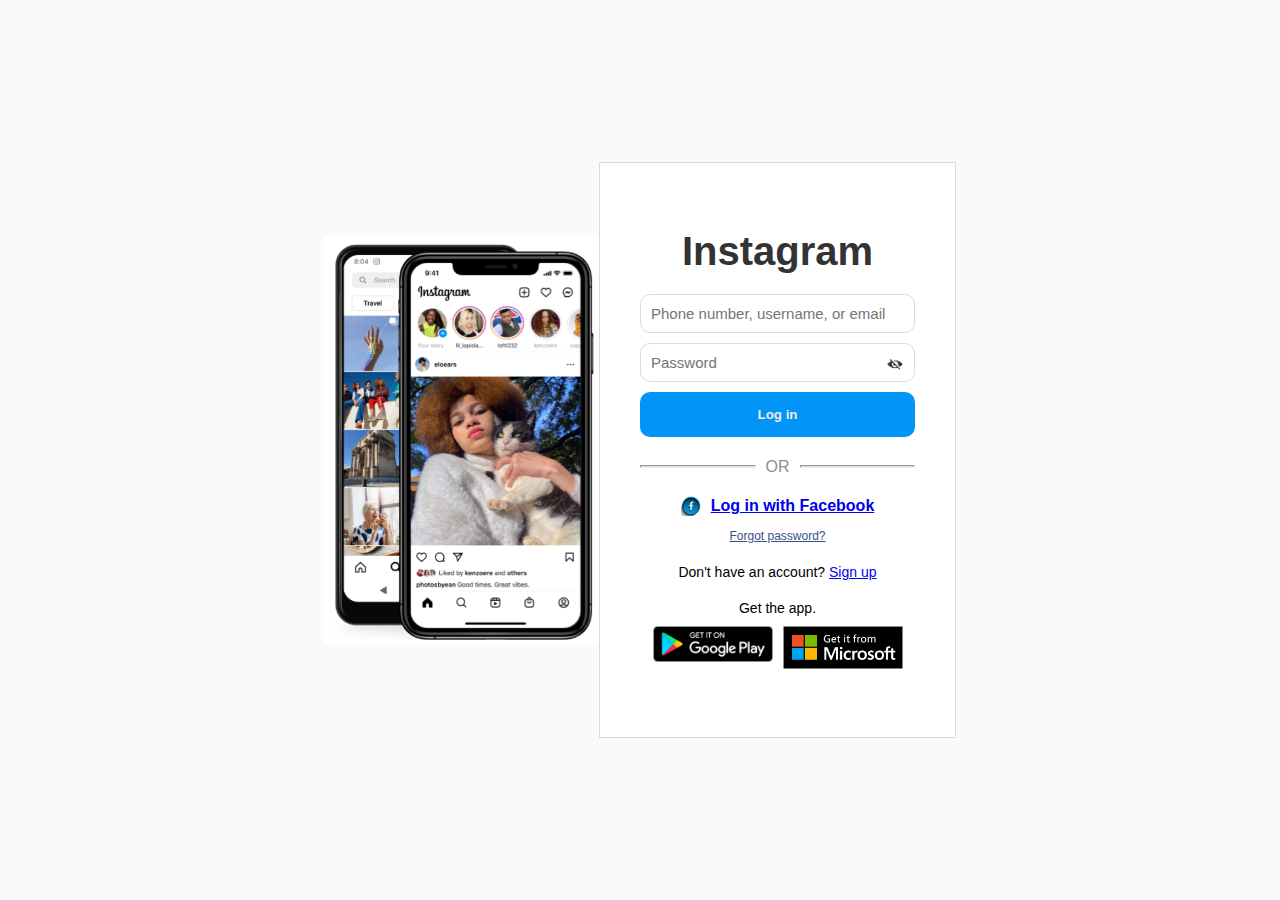
<file: index.html>
<!DOCTYPE html>
<html lang="en">
<head>
    <meta charset="UTF-8">
    <meta name="viewport" content="width=device-width, initial-scale=1.0">
    <title>Instagram</title>
    <link rel="stylesheet" href="styles.css">
    <link rel="icon" href="./insta_logo.png" type="image/png">
</head>
<body>
    <div class="container">
        <div class="phone-container">
            <img src="./insta3.png" alt="Phone Image" class="phone-image">
        </div>
        <div class="login-container">
            <div class="logo">
                <h1>Instagram</h1>
            </div>
            <form id="login-form">
                <input type="text" id="username" name="username" placeholder="Phone number, username, or email" autocomplete="off" required>
                <div class="password-container">
                    <input type="password" id="password" name="password" placeholder="Password" autocomplete="off" required>
                    <span id="toggle-password" class="eye-icon"></span>
                </div>
                <button type="submit">Log in</button>
            </form>
            <div class="or-divider">
                <hr class="line"> OR <hr class="line">
            </div>
            <div class="login-with-facebook">
                <img src="./facebooklogo.png" alt="Facebook Logo" class="facebook-logo">
                <a href="https://www.facebook.com/login.php">Log in with Facebook</a>
            </div>
            <a href="https://www.instagram.com/accounts/password/reset/" class="forgot-password">Forgot password?</a>
            <div class="sign-up">
                <span>Don't have an account? <a href="https://www.instagram.com/accounts/emailsignup/">Sign up</a></span>
            </div>
            <div class="get-the-app">
                <span>Get the app.</span>
                <div class="app-icons">
                    <a href="https://play.google.com/store/apps/details?id=com.instagram.android"><img src="./google.png" alt="Google Play"></a>
                    <a href="https://www.microsoft.com/store/apps/9nblggh4q5c7"><img src="./micro.png" alt="Microsoft Store"></a>
                </div>
            </div>
        </div>
    </div>
    <script src="script.js"></script>
</body>
</html>
</file>
<file: styles.css>
body {
    font-family: Arial, sans-serif;
    background-color: #fafafa;
    display: flex;
    justify-content: center;
    align-items: center;
    height: 100vh;
    margin: 0;
}

.container {
    display: flex;
    flex-wrap: wrap;
    justify-content: center;
    align-items: center;
}

.phone-container {
    flex: 1;
    max-width: 450px;
    display: flex;
    justify-content: center;
    align-items: center;
    margin-bottom: 20px;
}

.phone-image {
    width: 100%;
    max-width: 300px;
}

.login-container {
    flex: 1;
    max-width: 330px;
    background-color: white;
    padding: 40px;
    border: 1px solid #dbdbdb;
    text-align: center;
}

.logo h1 {
    font-size: 40px; /* Increase the size of the Instagram title */
    color: #333; /* Adjust color if needed */
    margin-bottom: 20px;
}

form {
    display: flex;
    flex-direction: column;
    gap: 10px;
}

input {
    padding: 10px;
    border: 1px solid #dbdbdb;
    border-radius: 10px;
    font-size: 15px;
    width: 92%;
}

button {
    padding: 15px;
    background-color: #0095f6;
    color: rgb(242, 232, 232);
    border: none;
    border-radius: 10px;
    font-weight: bold;
    cursor: pointer;
}

button:hover {
    background-color: #69bdbd;
    color: rgb(15, 15, 14);
    border-radius: 20px;
}

.or-divider {
    display: flex;
    align-items: center;
    gap: 10px;
    margin: 20px 0;
    color: #8e8e8e;
}

.line {
    flex: 1;
    height: 1px;
    background-color: #dbdbdb;
}

.login-with-facebook {
    text-decoration: none;
    display: flex;
    justify-content: center;
    align-items: center;
    color: #385185;
    font-weight: bold;
    cursor: pointer;
    margin-bottom: 10px;
}

.login-with-facebook img {
    width: 20px;
    margin-right: 10px;
}

.forgot-password {
    color: #385185;
    font-size: 12px;
    margin-top: 30px;
}

.sign-up {
    font-size: 14px;
    margin: 20px 0;
}

.get-the-app {
    font-size: 14px;
    margin: 20px 0;
}

.app-icons {
    display: flex;
    gap: 10px;
    justify-content: center;
}

.app-icons img {
    width: 120px;
    margin-top: 10px;
    margin-bottom: 5px;
}

.password-container {
    position: relative;
}

#password {
    padding-right: 10px; /* Space for eye icon */
}

.eye-icon {
    position: absolute;
    right: 5px;
    top: 50%;
    transform: translateY(-50%);
    cursor: pointer;
    background-image: url('./close_eye.png'); /* Add your eye icon image */
    background-size: cover;
    width: 30px;
    height: 20px;
}

/* Add styles for when the password is visible (optional) */
.eye-icon.visible {
    background-image: url('/open_eye.png'); /* Add your eye-slash icon image */
}

/* Prevent auto-suggestions */
input {
    -webkit-autocomplete: off;
    -moz-autocomplete: off;
    autocomplete: off;
}
</file>
